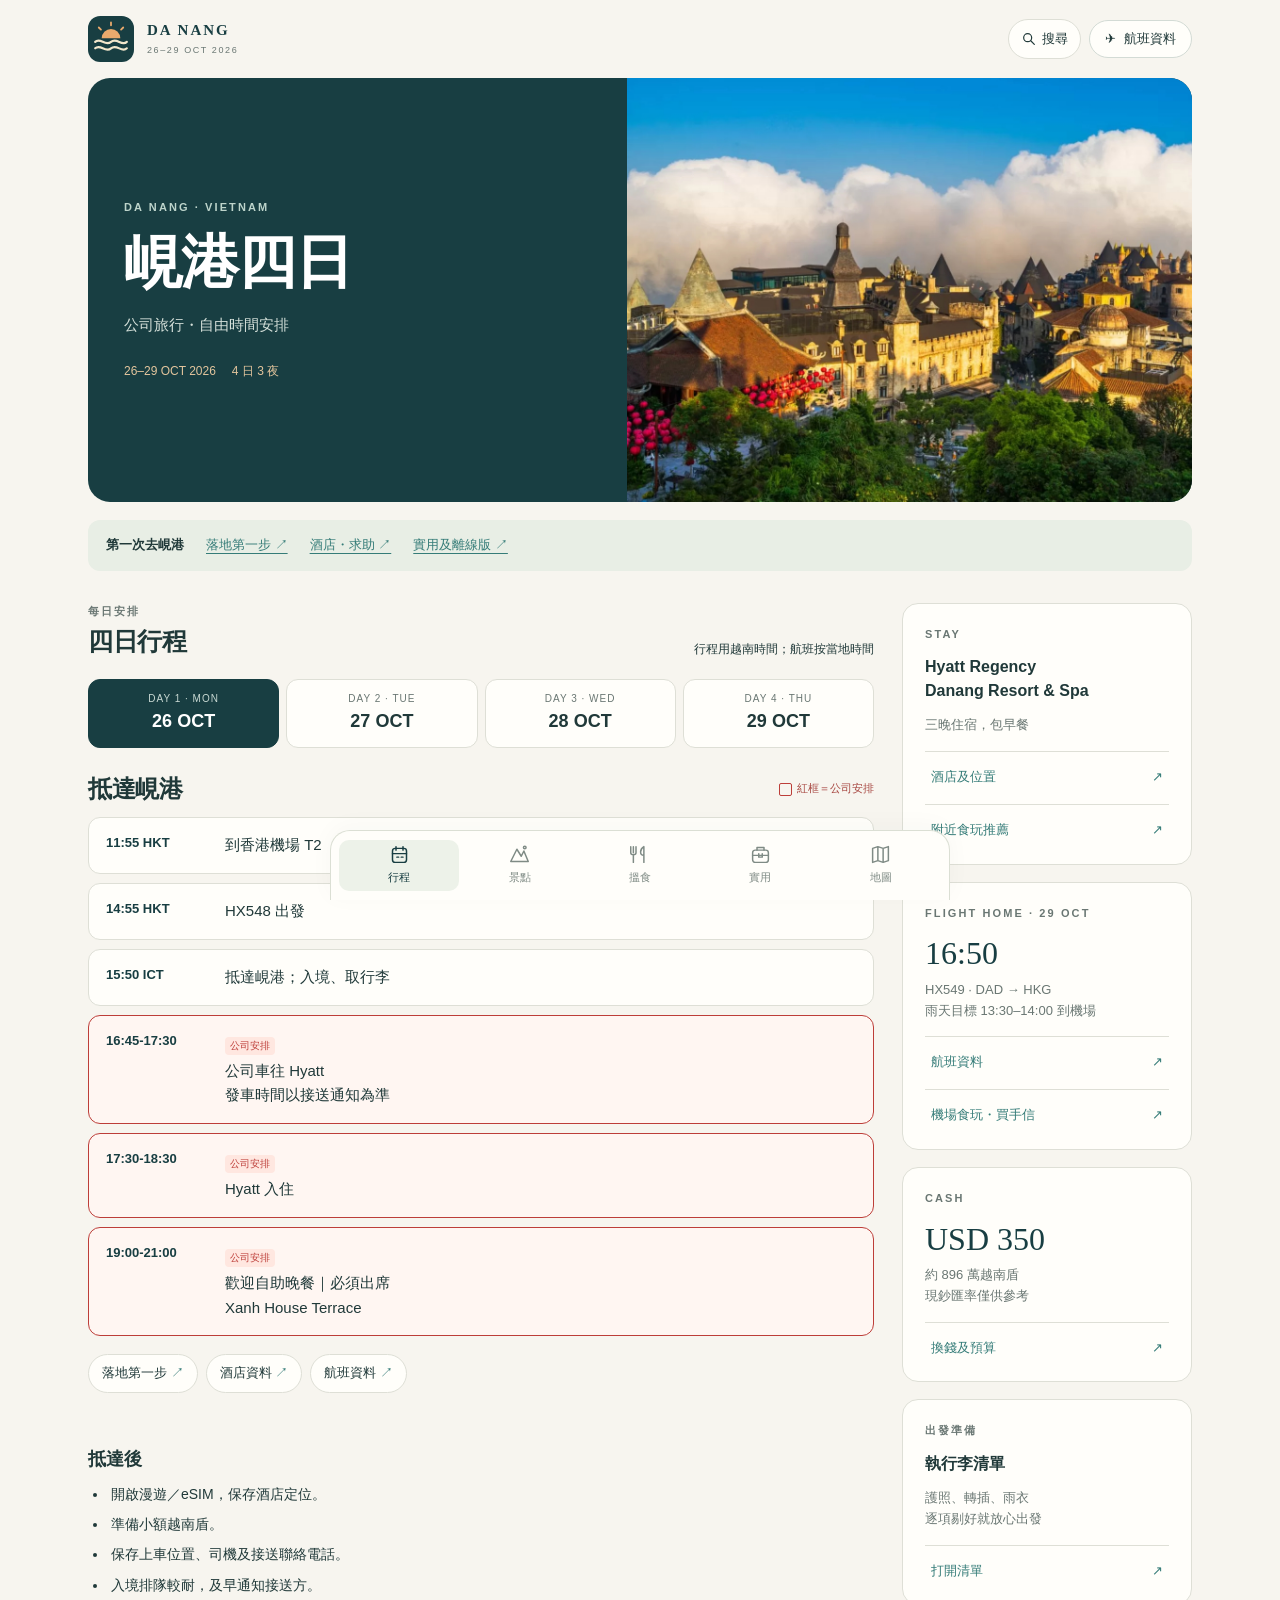
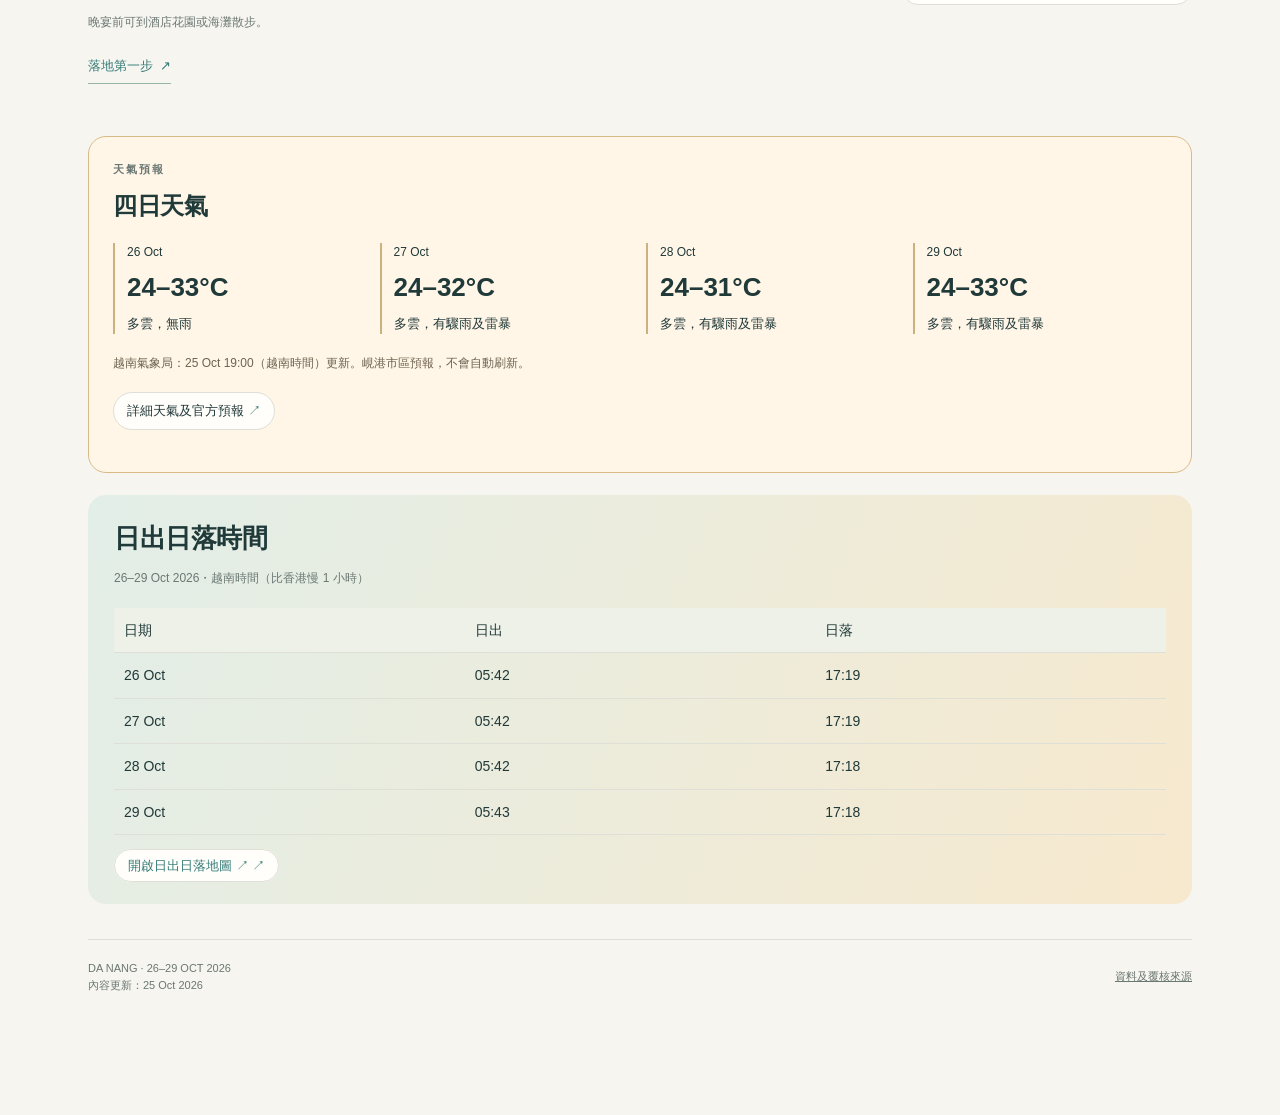
<file: index.html>
<!doctype html><html lang="zh-HK"><head><meta charset="utf-8"><meta name="viewport" content="width=device-width,initial-scale=1,viewport-fit=cover"><meta name="theme-color" content="#183e42"><meta name="description" content="峴港四日旅行指南。公司行程、景點、美食、餐單及即時導航。"><meta name="robots" content="noindex,nofollow"><title>峴港四日｜旅行指南</title><link rel="icon" href="icon.svg" type="image/svg+xml"><link rel="stylesheet" href="style.css?v=review-20261025"></head><body>
<header class="topbar"><a class="brand" href="#itinerary" aria-label="返回行程"><img class="brand-symbol" src="icon.svg" alt="海浪與日出"><span>DA NANG<small>26–29 OCT 2026</small></span></a><div class="top-actions"><button class="search-short" data-open="search"><svg viewBox="0 0 24 24" aria-hidden="true"><circle cx="10" cy="10" r="6"/><path d="m15 15 5 5"/></svg><span>搜尋</span></button><button class="flight-short" data-open="flights"><span>✈</span> 航班資料</button></div></header>
<main id="app"><div class="loading">正在載入旅行指南…</div></main>
<nav class="bottom-nav" aria-label="主選單"></nav>
<dialog id="detail" aria-labelledby="detail-title"><div class="dialog-top"><button id="detail-back" class="detail-back" hidden>← 返回</button><span id="dialog-label">旅行指南</span><button class="close" aria-label="關閉">✕</button></div><div id="detail-content"></div></dialog>
<div class="toast" role="status" aria-live="polite"></div>
<script src="app.js?v=lunch-options-20261025" defer></script></body></html>
</file>
<file: style.css>
:root{--ink:#203939;--muted:#6a7773;--green:#183e42;--teal:#357c78;--paper:#f7f5ef;--white:#fffefa;--line:#dedfd6;--red:#bd3e39;--redbg:#fff6f2;--orange:#d68b55}*{box-sizing:border-box}html{scroll-behavior:smooth;scroll-padding-top:88px}body{margin:0;background:var(--paper);color:var(--ink);font-family:-apple-system,BlinkMacSystemFont,"PingFang HK","Noto Sans TC","Microsoft JhengHei",sans-serif;font-size:16px;line-height:1.6;-webkit-tap-highlight-color:transparent}button,a,input{font:inherit}button,a{touch-action:manipulation}button{cursor:pointer}a{color:var(--teal);text-decoration:none}button{border:0;background:none;color:inherit}button:focus-visible,a:focus-visible,input:focus-visible{outline:3px solid #e7a55c;outline-offset:4px}button:disabled{opacity:.5}h1,h2,h3,p{margin:0}h1{font-size:clamp(36px,6vw,58px);line-height:1.13;letter-spacing:-1px}h2{font-size:25px;line-height:1.35;letter-spacing:-.5px}h3{font-size:18px;line-height:1.5}small{font-size:12px}.topbar{height:78px;display:flex;align-items:center;justify-content:space-between;max-width:1160px;margin:auto;padding:0 28px}.brand{display:flex;gap:13px;align-items:center;color:var(--green);font-family:Georgia,serif;font-size:37px;font-weight:bold;line-height:1}.brand-dot{color:var(--orange);margin-left:-10px}.brand>span:last-child{font-family:inherit;font-size:15px;letter-spacing:2px}.brand small{display:block;font:9px -apple-system,sans-serif;letter-spacing:1.6px;margin-top:7px;color:var(--muted)}.flight-short{border:1px solid #d3dbd5;border-radius:24px;padding:8px 15px;font-size:13px;background:var(--white)}.flight-short span{margin-right:4px}.shell{max-width:1104px;margin:auto;padding:0 0 120px}.hero{display:grid;grid-template-columns:1fr 1.05fr;background:var(--green);color:#fff;border-radius:22px;overflow:hidden;min-height:320px}.hero-copy{padding:40px 36px;display:flex;flex-direction:column;justify-content:center}.eyebrow{text-transform:uppercase;font-size:11px;font-weight:650;letter-spacing:2.1px;color:var(--muted);margin-bottom:12px}.hero .eyebrow{color:#bdd4cb}.hero p{margin-top:18px;font-size:15px;color:#d5e0da}.hero img{width:100%;height:100%;object-fit:cover;min-height:320px}.trip-stamp{display:flex;gap:16px;margin-top:25px;font-size:12px;color:#e3c59d}.hero-heading{font-weight:650}.content-grid{display:grid;grid-template-columns:minmax(0,1fr) 290px;gap:28px;margin-top:32px}.section-head{display:flex;align-items:flex-end;justify-content:space-between;margin:0 0 20px}.section-head .eyebrow{margin-bottom:5px}.day-tabs{display:flex;gap:7px;margin:20px 0}.day-tab{flex:1;min-width:0;border:1px solid var(--line);background:var(--white);border-radius:12px;padding:11px 4px;transition:background .15s}.day-tab span{display:block;font-size:10px;letter-spacing:1px;color:var(--muted)}.day-tab strong{font-size:18px;font-weight:600}.day-tab.active{background:var(--green);border-color:var(--green);color:#fff}.day-tab.active span{color:#c8d8d2}.day-head{display:flex;justify-content:space-between;align-items:center;gap:12px;margin:25px 0 12px}.day-head h2{font-size:24px}.company-legend{font-size:11px;color:#a74640;white-space:nowrap;display:flex;align-items:center;gap:5px}.company-legend:before{content:"";display:inline-block;width:11px;height:11px;border:1.5px solid var(--red);border-radius:2px}.timeline{display:grid;gap:9px}.event{display:grid;grid-template-columns:105px 1fr;gap:14px;padding:15px 17px;border:1px solid var(--line);border-radius:12px;background:var(--white)}.event.company{border:1.5px solid var(--red);background:var(--redbg)}.event-time{font-size:13px;font-weight:650;color:var(--green);font-variant-numeric:tabular-nums}.event-body{font-size:15px;white-space:pre-line;line-height:1.65}.company-tag{font-size:10px;color:var(--red);background:#ffe7e0;border-radius:4px;display:inline-block;padding:1px 5px;margin-bottom:4px}.quick-buttons{display:flex;flex-wrap:wrap;gap:8px;margin:18px 0}.chip{background:var(--white);border:1px solid var(--line);border-radius:24px;padding:8px 13px;font-size:13px;text-align:left}.chip:after{content:" ↗";color:var(--teal)}.aside-card{border:1px solid var(--line);border-radius:16px;padding:22px;background:var(--white);margin-bottom:17px}.aside-card h3{margin-bottom:12px;font-size:16px}.aside-card .number{font:32px Georgia,serif;color:var(--green);line-height:1.2}.aside-card p{font-size:13px;color:var(--muted);margin-top:7px}.card-link{display:flex;justify-content:space-between;padding-top:15px;margin-top:15px;border-top:1px solid var(--line);font-size:13px;color:var(--teal);width:100%;text-align:left}.hint{font-size:13px;color:var(--muted);margin:13px 0}.notes-panel{padding:20px 0}.notes-panel h3{margin:15px 0 10px}.notes-panel ul{font-size:14px}.bottom-nav{position:fixed;z-index:20;bottom:0;left:50%;transform:translateX(-50%);width:min(620px,100%);display:grid;grid-template-columns:repeat(5,1fr);background:rgba(255,254,250,.97);backdrop-filter:blur(18px);border:1px solid #dbdfd4;border-bottom:0;box-shadow:0 -4px 24px #183e4208;border-radius:20px 20px 0 0;padding:9px 8px calc(9px + env(safe-area-inset-bottom))}.nav-button{display:flex;flex-direction:column;align-items:center;gap:4px;color:#7f8b85;font-size:11px;border-radius:10px;padding:4px}.nav-button.active{color:var(--green);background:#edf2e9}.nav-button svg{width:21px;height:21px;fill:none;stroke:currentColor;stroke-width:1.7;stroke-linecap:round;stroke-linejoin:round}.page-intro{padding:30px 0 28px;border-bottom:1px solid var(--line);margin-bottom:25px}.page-intro h1{font-size:38px}.page-intro p{color:var(--muted);font-size:14px;margin-top:12px}.cards{display:grid;grid-template-columns:repeat(3,minmax(0,1fr));gap:18px}.feature-card{display:flex;flex-direction:column;text-align:left;background:var(--white);border:1px solid var(--line);border-radius:16px;overflow:hidden;min-height:220px;transition:transform .15s,box-shadow .15s}.feature-card:hover{transform:translateY(-3px);box-shadow:0 10px 28px #183e420a}.feature-card img{width:100%;height:155px;object-fit:cover}.feature-content{padding:22px;flex:1}.feature-card .eyebrow{font-size:10px;color:var(--teal);margin-bottom:8px}.feature-card h3{font-size:20px}.feature-card p{color:var(--muted);font-size:13px;margin-top:10px}.feature-card .arrow{margin:0 22px 18px;color:var(--teal);font-size:13px}.section-title{margin:32px 0 16px;display:flex;justify-content:space-between;align-items:center}.section-title small{color:var(--muted)}.food-list{display:grid;grid-template-columns:1fr 1fr;gap:16px}.food-card{background:var(--white);border:1px solid var(--line);border-radius:16px;padding:24px}.food-card .category{display:inline-block;padding:3px 9px;border-radius:7px;background:#eaf0e8;font-size:11px;color:var(--teal);margin-bottom:12px}.food-card h3{font-size:21px;line-height:1.4}.food-card ul{font-size:14px;margin:16px 0}.food-card .links{margin-top:15px}.ext-link{display:inline-flex;align-items:center;gap:7px;color:var(--teal);font-size:13px;border-bottom:1px solid #99b5a5;padding:4px 0;margin:3px 17px 8px 0;min-height:34px}.ext-link:after{content:"↗"}.notice{border-left:3px solid #b69c73;padding:10px 15px;font-size:13px;color:var(--muted);background:#eee9db66;border-radius:0 9px 9px 0;margin:18px 0}.route-choices{display:flex;gap:7px;margin:14px 0}.route-choices button{border:1px solid var(--line);border-radius:9px;font-size:13px;padding:8px 13px;background:white}.route-choices .selected{background:var(--green);color:white;border-color:var(--green)}.route-description{font-size:13px;color:var(--muted);margin:10px 0 20px}.banner{background:#eaf1eb;border-radius:12px;padding:16px 18px;white-space:pre-line;margin:18px 0;font-size:14px}.company-box{border:1.5px solid var(--red);background:var(--redbg);border-radius:12px;padding:16px 18px;margin:18px 0}.company-box h3{font-size:15px;color:#943f38;margin:0 0 9px}.company-box ul{margin:0;font-size:14px}.map-panel{background:var(--white);border:1px solid var(--line);border-radius:18px;overflow:hidden}.map-panel img{width:100%;display:block}.map-tools{padding:18px 22px}.map-grid{display:grid;grid-template-columns:repeat(2,1fr);gap:8px}.map-link{display:flex;justify-content:space-between;align-items:center;min-height:54px;border:1px solid var(--line);border-radius:10px;background:var(--white);padding:13px 15px;font-size:14px}.map-link span{color:var(--teal)}.practical-grid{display:grid;grid-template-columns:1fr 1fr;gap:20px}.utility{background:var(--white);border:1px solid var(--line);border-radius:16px;padding:24px}.utility h2{font-size:23px;margin-bottom:14px}.utility h3{margin:22px 0 10px}.utility label{font-size:13px;color:var(--muted)}input[type=number]{width:100%;padding:12px 13px;margin:8px 0 14px;background:var(--paper);border:1px solid var(--line);border-radius:10px;color:var(--ink)}.converted{font-size:30px;font-weight:600;font-variant-numeric:tabular-nums}.checklist label{display:flex;align-items:flex-start;gap:12px;color:var(--ink);font-size:15px;padding:12px 0;border-bottom:1px solid #e8e9e1;cursor:pointer}.checklist input{accent-color:var(--teal);width:19px;height:19px;flex-shrink:0;margin-top:3px}.checklist input:checked+span{text-decoration:line-through;color:var(--muted)}.check-count{font-size:12px;color:var(--teal);margin-bottom:10px}.reset{font-size:12px;color:var(--muted);text-decoration:underline;margin-top:15px;padding:5px 0}.footer{margin:35px 0 0;padding-top:20px;border-top:1px solid var(--line);font-size:11px;color:var(--muted);display:flex;justify-content:space-between;gap:15px}.footer button{padding:0;font-size:11px;text-decoration:underline}dialog{width:min(760px,calc(100% - 32px));max-height:90dvh;border:0;border-radius:22px;padding:0;color:var(--ink);background:var(--white);box-shadow:0 20px 100px #142e4340}dialog::backdrop{background:#18343b88;backdrop-filter:blur(4px)}.dialog-top{position:sticky;top:0;z-index:1;display:flex;justify-content:space-between;align-items:center;padding:14px 24px;background:var(--white);border-bottom:1px solid var(--line);font-size:12px;color:var(--muted)}.close{width:36px;height:36px;background:#edf0e9;border-radius:50%;font-size:17px}#detail-content{padding:24px 30px 35px}#detail-content h2{font-size:28px;margin-bottom:8px}.detail-sub{font-size:13px;color:var(--muted);margin-bottom:24px}#detail-content h3{margin:25px 0 10px;color:var(--teal);font-size:17px}ul{padding-left:20px;margin:8px 0 16px}li{padding-left:3px;margin:7px 0;line-height:1.65}.detail-note{font-size:12px;color:var(--muted);margin:15px 0}.general-table{width:100%;border-collapse:collapse;font-size:14px;margin:17px 0;table-layout:fixed}.general-table td,.general-table th{text-align:left;vertical-align:top;padding:11px 10px;border-bottom:1px solid var(--line);overflow-wrap:anywhere;white-space:pre-line}.general-table th{background:#edf1e8;font-weight:500}.general-table.company{outline:1.5px solid var(--red);outline-offset:-1px}.general-table tr.company-row{outline:1.5px solid var(--red);outline-offset:-1px;background:var(--redbg)}.general-table .company-cell{outline:1.5px solid var(--red);outline-offset:-1px}.meal-grid{display:grid;grid-template-columns:1fr 1fr;gap:12px}.meal-person{border:1.5px solid var(--red);background:var(--redbg);border-radius:12px;padding:18px}.meal-person h4{margin:0 0 15px;font-size:16px}.meal-course{font-size:14px;border-top:1px solid #eadbd3;padding:12px 0;white-space:pre-line}.meal-course small{display:block;color:var(--muted);margin-bottom:6px}.loading{padding:100px 20px;text-align:center}.toast{position:fixed;left:50%;bottom:110px;transform:translate(-50%,15px);padding:10px 18px;background:var(--green);color:white;border-radius:20px;font-size:13px;opacity:0;pointer-events:none;transition:.2s;z-index:40}.toast.show{opacity:1;transform:translate(-50%,0)}
@media(max-width:1160px){.shell{padding-left:28px;padding-right:28px}}@media(max-width:800px){.content-grid{grid-template-columns:1fr;gap:18px}.side{display:grid;grid-template-columns:1fr 1fr;gap:14px}.side .aside-card{margin:0}.cards{grid-template-columns:1fr 1fr}.practical-grid{grid-template-columns:1fr}.hero-copy{padding:30px 26px}.hero{min-height:280px}.hero img{min-height:280px}}@media(max-width:540px){body{font-size:16px}.topbar{height:68px;padding:0 20px}.brand{font-size:31px;gap:10px}.brand>span:last-child{font-size:12px;letter-spacing:1.8px}.brand small{font-size:8px}.flight-short{font-size:12px;padding:7px 12px}.shell{padding:0 18px 112px}.hero{display:flex;flex-direction:column-reverse;border-radius:17px;min-height:0}.hero img{height:166px;min-height:0;object-position:50% 55%}.hero-copy{padding:22px 24px 25px}.hero h1{font-size:38px;line-height:1.1}.hero p{font-size:13px;margin-top:10px}.hero .eyebrow{font-size:10px;margin-bottom:9px}.trip-stamp{margin-top:14px;font-size:11px;gap:14px}.content-grid{margin-top:25px}.section-head{margin-bottom:14px}.section-head h2{font-size:23px}.day-tabs{margin:15px 0;gap:6px}.day-tab{padding:8px 2px}.day-tab strong{font-size:17px}.day-head{margin-top:22px}.day-head h2{font-size:22px}.company-legend{font-size:10px}.event{grid-template-columns:82px 1fr;gap:9px;padding:13px 12px}.event-time{font-size:12px;line-height:1.6}.event-body{font-size:14px}.side{grid-template-columns:1fr 1fr;gap:10px}.aside-card{padding:16px}.aside-card h3{font-size:14px}.aside-card .number{font-size:26px}.aside-card p{font-size:12px}.page-intro{padding:22px 2px}.page-intro h1{font-size:33px}.page-intro p{font-size:13px}.cards{grid-template-columns:1fr;gap:13px}.feature-card{min-height:0}.feature-card img{height:165px}.feature-content{padding:20px}.feature-card .arrow{margin-left:20px}.food-list{grid-template-columns:1fr}.food-card{padding:21px}.food-card h3{font-size:20px}.map-grid{grid-template-columns:1fr}.utility{padding:21px}.bottom-nav{border-radius:17px 17px 0 0}.meal-grid{grid-template-columns:1fr}.general-table{font-size:12px}.general-table td,.general-table th{padding:9px 6px}dialog{width:100%;max-width:100%;margin:auto 0 0;border-radius:22px 22px 0 0;max-height:94dvh}#detail-content{padding:22px 22px 35px}#detail-content h2{font-size:25px}#detail-content ul{font-size:15px}.dialog-top{padding:12px 20px}.footer{font-size:10px}.quick-buttons{gap:6px}.chip{font-size:12px;padding:8px 12px}.route-choices{flex-wrap:wrap}.notice{font-size:12px}}@media(prefers-reduced-motion:reduce){*{scroll-behavior:auto!important;transition:none!important}}

/* Expanded travel guide */
.story-intro{font-size:16px;line-height:1.9;color:var(--ink);margin:16px 0 22px;white-space:pre-line}.travel-photo{margin:0;overflow:hidden;background:#e7ebe3}.travel-photo img{display:block;width:100%;height:280px;object-fit:cover}.travel-photo figcaption{font-size:11px;line-height:1.55;padding:10px 15px;color:#53665e;background:#f0f0e7}.travel-photo figcaption span{display:block;font-size:10px;color:#728078;margin-top:3px}.travel-photo figcaption a{color:inherit;text-decoration:underline}.compact img{height:200px}.feature-card{padding:0}.feature-card .travel-photo{width:100%}.card-open{display:block;width:100%;text-align:left}.read-more{display:block;color:var(--teal);font-size:13px;margin-top:18px}.food-card{padding:0;overflow:hidden}.food-body{padding:24px}.food-card .story-intro{font-size:15px}.option-grid,.essentials-grid{display:grid;grid-template-columns:1fr 1fr;gap:12px;margin:16px 0 22px}.essentials-grid{grid-template-columns:repeat(3,1fr)}.option-card{padding:20px;text-align:left;background:var(--white);border:1px solid var(--line);border-radius:14px}.option-card p{font-size:14px;color:var(--muted);margin-top:8px}.option-label{font-size:11px;color:#806940;display:block;margin-bottom:10px}.fixed-time{border-left:4px solid var(--teal);padding:16px 20px;background:#eaf1eb;border-radius:0 12px 12px 0;margin-top:22px}.fixed-time p{font-size:14px;margin-top:10px}.quick-start{display:flex;gap:10px;align-items:center;flex-wrap:wrap;margin:18px 0;padding:14px 18px;border-radius:12px;background:#e8eee5;font-size:13px}.quick-start span{font-weight:600;margin-right:6px}.quick-start button{font-size:13px;text-decoration:underline;text-underline-offset:4px;color:var(--teal)}.offline-panel{background:var(--green);color:#fff;padding:28px;border-radius:18px;margin:24px 0}.offline-panel .eyebrow{color:#c6d7ca}.offline-panel p{font-size:14px;margin-top:12px;max-width:760px}.offline-panel .detail-note{color:#c6d7ca;font-size:12px}.download-button{display:inline-block;background:#f2d7ac;color:#233d38;padding:13px 20px;border-radius:24px;margin:20px 15px 0 0;font-size:14px;font-weight:600}.offline-panel a{color:#d6e8df}.photo-source{font-size:12px;margin:10px 0}#detail-content .travel-photo{border-radius:12px;margin-bottom:24px}#detail-content .travel-photo img{height:auto;max-height:390px;object-fit:contain}.food-list{align-items:start}#download-status{font-size:12px}.food-card .travel-photo img{height:240px}
@media(max-width:650px){.option-grid,.essentials-grid{grid-template-columns:1fr}.offline-panel{padding:22px}.food-body{padding:21px}.travel-photo img,.food-card .travel-photo img{height:220px}.compact img{height:210px}.quick-start{gap:13px}.quick-start span{flex-basis:100%}.story-intro{font-size:15px}.option-card{padding:18px}.feature-card .travel-photo img{height:210px}}

/* One-tap place links stay outside the detail-opening card button. */
.place-maps{padding:0 24px 22px;display:flex;gap:8px;flex-wrap:wrap}#detail-content>.place-maps{padding:0 0 16px}.map-cta{display:inline-flex;align-items:center;justify-content:center;min-height:44px;padding:10px 14px;border-radius:10px;background:#dcece5;border:1px solid #a9c8b9;color:#174b42;font-size:14px;font-weight:650;text-decoration:none;line-height:1.5;overflow-wrap:anywhere}.map-cta:hover{background:#cde3d8}.map-cta:focus-visible{outline:3px solid #b35d3d;outline-offset:3px}.map-group-title{grid-column:1/-1;margin:24px 0 0}.food-body .links{display:flex;flex-wrap:wrap;gap:10px}.food-body .links .map-cta{flex-basis:100%}

.recommend-panel{background:#edf2e5;border:2px solid #718655;border-radius:18px;padding:24px;margin:18px 0 26px}.recommend-tag{display:inline-block;font-size:12px;font-weight:750;letter-spacing:.04em;color:#3e542b;background:#dce6ce;border-radius:7px;padding:6px 10px}.recommend-panel h3{font-size:24px;line-height:1.4;margin:16px 0 10px}.recommend-panel p{line-height:1.8}.recommend-backup{border-top:1px solid #ced9bf;padding-top:14px;font-size:14px;line-height:1.8}.recommend-button{min-height:46px;border:0;background:#405a3c;color:white;padding:12px 16px;border-radius:10px;font:inherit;font-weight:650;text-align:left;cursor:pointer}.recommended-option{border:2px solid #718655!important;background:#edf2e5!important}.recommended-option .option-label{color:#405a3c;font-weight:750}@media(max-width:600px){.recommend-panel{padding:18px}.recommend-panel h3{font-size:22px}.recommend-button{width:100%}}

.weather-summary{margin-top:24px;background:#fff6e8;border:1px solid #d8ba86;border-radius:18px;padding:24px}.weather-summary h2{font-size:24px}.weather-days{display:grid;grid-template-columns:repeat(4,1fr);gap:12px;margin:20px 0}.weather-days>div{border-left:2px solid #cbb17f;padding-left:12px}.weather-days small,.weather-days strong,.weather-days span{display:block}.weather-days strong{font-size:26px;margin:5px 0}.weather-days span{font-size:13px}.weather-summary>p{font-size:12px;color:#6f634f}.conditional{background:#fff2d8;border:1px solid #cfaa64;border-radius:10px;padding:14px;margin-top:15px;color:#715425}.nearby-callout{padding:24px;background:#eaf0e5;border-radius:18px;margin-bottom:24px}.nearby-callout p{margin:12px 0;font-size:14px}@media(max-width:540px){.weather-summary{padding:18px}.weather-days{grid-template-columns:repeat(2,1fr);gap:20px 12px}.weather-days strong{font-size:24px}}

.brand-symbol{width:46px;height:46px;display:block;flex:none}.beach-callout{padding:26px;border-radius:18px;background:linear-gradient(115deg,#e2eee8,#f7e9ce);margin-top:22px}.beach-callout h2{font-size:26px}.beach-callout p{margin:12px 0 18px;line-height:1.8}.sun-map-frame{width:100%;height:680px;border:1px solid #ccd7d0;border-radius:14px;background:#f7f5ef;display:block}.sun-map-panel{margin-bottom:30px}@media(max-width:540px){.brand-symbol{width:40px;height:40px}.beach-callout{padding:20px}.beach-callout h2{font-size:24px}.sun-map-frame{height:740px}}

.packing-callout{background:#e8eee5;padding:24px;border-radius:16px;margin:24px 0}.packing-callout p{margin:12px 0}.packing-progress{background:#e8eee5;padding:12px 16px;border-radius:10px;font-weight:600}.packing-group{border:1px solid var(--line);border-radius:12px;margin:14px 0;overflow:hidden}.packing-group summary{cursor:pointer;padding:16px;background:#f0f2e9;font-weight:650;line-height:1.6}.packing-group summary small{display:block;margin-left:20px;color:var(--muted);font-weight:400}.packing-group>div{padding:0 14px}.packing-item{display:flex;gap:12px;align-items:flex-start;padding:14px 0;border-bottom:1px solid var(--line);font-size:15px;line-height:1.75;cursor:pointer}.packing-item:last-child{border-bottom:0}.packing-item input{width:21px;height:21px;flex:0 0 21px;margin-top:3px;accent-color:var(--teal)}.packing-item input:checked+span{color:#6a7773;text-decoration:line-through}.packing-group summary:focus-visible{outline:3px solid #e7a55c;outline-offset:-3px}

/* Practical category icons */
.essentials-grid .practical-card{position:relative;min-width:0}.practical-icon{display:flex;align-items:center;justify-content:center;width:48px;height:48px;margin-bottom:15px;border-radius:13px;background:#eef0ee;color:#767d79}.practical-icon svg{display:block;width:28px;height:28px;fill:none;stroke:currentColor;stroke-width:1.7;stroke-linecap:round;stroke-linejoin:round}.practical-card:focus-visible{outline:3px solid var(--teal);outline-offset:3px}@media(max-width:650px){.essentials-grid .practical-card{padding-left:82px;min-height:98px}.practical-card .practical-icon{position:absolute;left:18px;top:20px;width:46px;height:46px;margin:0}.practical-card h3{margin-top:0}}

/* Search and detail navigation */
.top-actions{display:flex;align-items:center;gap:8px}.search-short{display:flex;align-items:center;gap:5px;border:1px solid var(--line);border-radius:24px;background:var(--white);min-height:40px;padding:8px 12px;font-size:13px}.search-short svg{width:16px;height:16px;fill:none;stroke:currentColor;stroke-width:1.8;stroke-linecap:round}.detail-back{min-height:40px;padding:8px 10px 8px 0;color:var(--teal);font-size:14px}.detail-back[hidden]{display:none}.dialog-top #dialog-label{flex:1}.close{min-width:44px;min-height:44px}.search-label{display:block;font-size:14px;margin:18px 0 8px}#guide-search{display:block;width:100%;min-height:48px;padding:12px;border:1px solid #9caea6;background:#f7f5ef;border-radius:10px;font-size:16px;color:var(--ink)}#search-count{font-size:13px;color:var(--muted);margin:16px 0 8px}.search-result{display:block;text-align:left;width:100%;padding:15px 0;border-bottom:1px solid var(--line)}.search-result strong{display:block;font-size:16px}.search-result>span{display:block;font-size:13px;color:var(--muted);margin-top:6px}.search-result .read-more{color:var(--teal)}
@media(max-width:540px){.topbar{padding:0 16px}.top-actions{gap:6px}.search-short{padding:8px 10px}.flight-short{padding:8px 10px}.section-head{gap:14px}.section-head small{max-width:115px;text-align:right}.dialog-top #dialog-label{font-size:11px}.weather-days strong{font-size:19px}.weather-days span{font-size:12px}}
</file>
